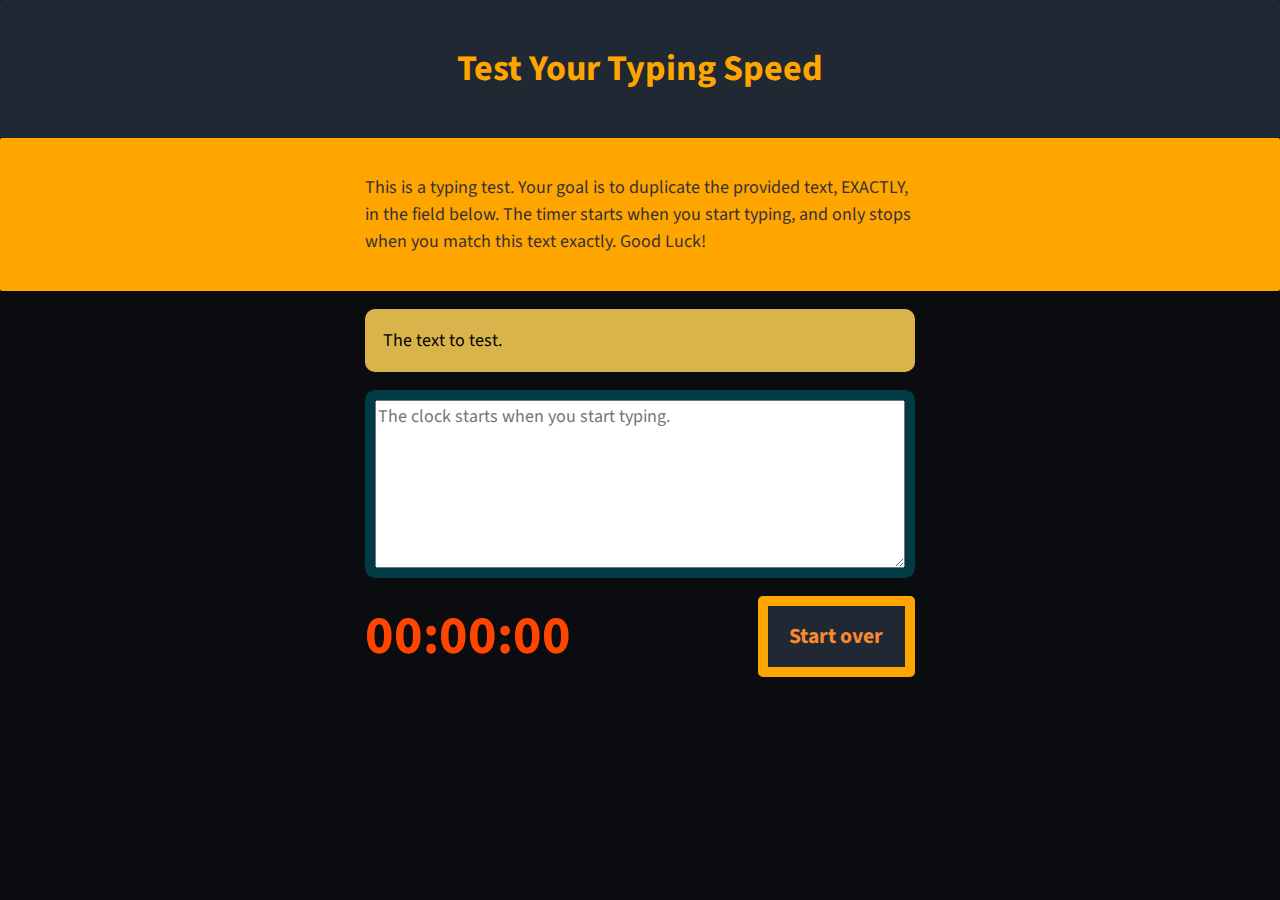
<file: index.html>
<!DOCTYPE html>
<html lang="en-US">

<head>
    <meta charset="UTF-8">
    <meta name="viewport" content="width=device-width, initial-scale=1">
    <title>JS Typing Speed Test</title>
    <script src="script.js" async></script>
    <link rel="stylesheet" href="//fonts.googleapis.com/css?family=Source+Sans+Pro:400,400i,700,700i,900,900i" type="text/css" media="all">
    <link rel="stylesheet" href="style.css">
</head>

<body>
    <header class="masthead">
        <h1>Test Your Typing Speed</h1>
    </header>
    <main class="main">
        <article class="intro">
            <p>This is a typing test. Your goal is to duplicate the provided text, EXACTLY, in the field below. The timer starts when you start typing, and only stops when you match this text exactly. Good Luck!</p>
        </article>
        <section class="test-area">
            <div id="origin-text">
                <p>The text to test.</p>
            </div>

            <div class="test-wrapper">
                <textarea id="test-area" name="textarea" rows="6" placeholder="The clock starts when you start typing."></textarea>
            </div>

            <div class="meta">
                <section id="clock">
                    <div class="timer">00:00:00</div>
                </section>

                <button id="reset">Start over</button>
            </div>
        </section>
    </main>

</body>

</html>
</file>
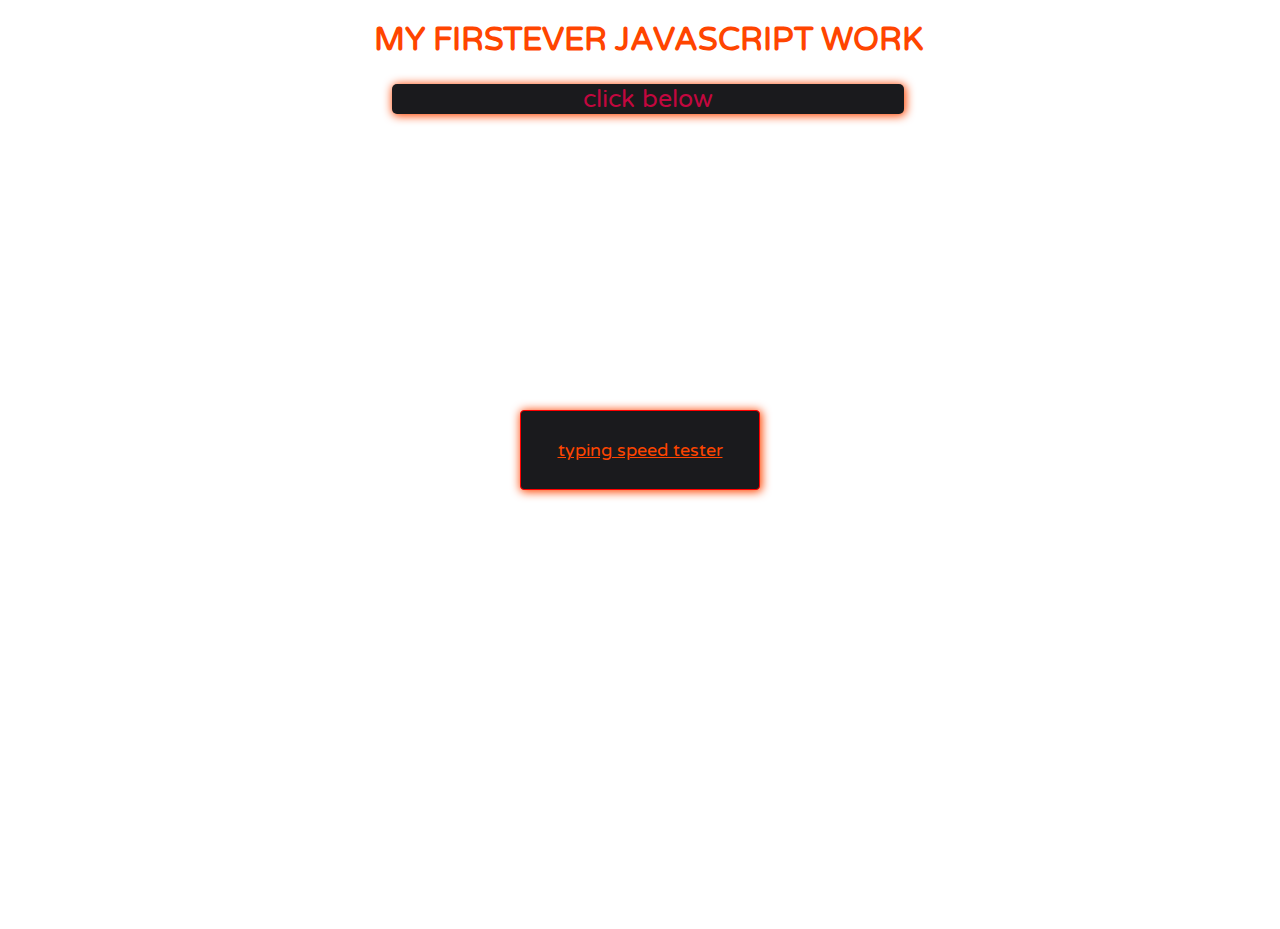
<file: index1.html>
<!DOCTYPE html>
<html lang="en" dir="ltr">
  <head>
    <meta charset="utf-8">
    <title></title>
      <link href="https://fonts.googleapis.com/css2?family=Poppins&family=Ubuntu&family=Varela+Round&display=swap" rel="stylesheet" />
    <link rel="stylesheet" href="style1.css">
  </head>
  <center>
    <body>
      <h1>  MY FIRSTEVER JAVASCRIPT WORK</h1>
      <P>click below </O>
    <div class="wrapper">
      <button type="button" name="button"><a href="index.html">typing speed tester</a></button>
    </div>
  </body>
</center>
</html>
</file>
<file: style.css>
body,
button,
input,
select,
textarea {
	font-family: 'Source Sans Pro', 'Helvetica', Arial, sans-serif;
	font-size: 18px;
	line-height: 1.5;
}

h1,
h2,
h3,
h4,
h5,
h6 {
	clear: both;
}

p {
	margin-bottom: 1.5em;
}

b,
strong {
	font-weight: bold;
}

dfn,
cite,
em,
i {
	font-style: italic;
}

blockquote {
	margin: 0 1.5em;
}

address {
	margin: 0 0 1.5em;
}

pre {
	background: #eee;
	font-family: "Courier 10 Pitch", Courier, monospace;
	font-size: 15px;
	font-size: 1.5rem;
	line-height: 1.6;
	margin-bottom: 1.6em;
	max-width: 100%;
	overflow: auto;
	padding: 1.6em;
}

code,
kbd,
tt,
var {
	font: 15px Monaco, Consolas, "Andale Mono", "DejaVu Sans Mono", monospace;
}

abbr,
acronym {
	border-bottom: 1px dotted #666;
	cursor: help;
}

mark,
ins {
	background: #fff9c0;
	text-decoration: none;
}

sup,
sub {
	font-size: 75%;
	height: 0;
	line-height: 0;
	position: relative;
	vertical-align: baseline;
}

sup {
	bottom: 1ex;
}

sub {
	top: .5ex;
}

small {
	font-size: 75%;
}

big {
	font-size: 125%;
}


body {
    margin: 0;
    padding: 0;
    background-color:#0b0c10;
}

.masthead {
    padding: 1em 2em;
    background-color: #1f2833;
    color: orange;
    border-radius: 2px;
}

.masthead h1 {
    text-align: center;
}

.intro {
    padding: 2em 2em;
    color: #363237;
    background: orange;
    border-radius: 2px;
}


.intro p,
.test-area {
    margin: 0 auto;
    max-width: 550px;
    border-radius: 5px;
}

.test-area {
    margin-bottom: 4em;
    padding: 0 2em;
}

.test-wrapper {
    border: 10px solid #003b46;
    border-radius: 10px;
}

#origin-text {
    margin: 1em 0;
    padding: 1em 1em 0;
    background-color: #d9b44a;
    border-radius: 10px;
}

#origin-text p {
    margin: 0;
    padding-bottom: 1em;
}

.test-wrapper {
    height: 200%;
    display: flex;
}

.test-wrapper textarea {
    flex: 1;
}

.meta {
    margin-top: 1em;
    display: flex;
    justify-content: space-between;
    flex-wrap: wrap;
}

.timer {
    font-size: 3em;
    font-weight: bold;
    color: orangered;
}

#reset {
    padding: .5em 1em;
    font-size: 1.2em;
    font-weight: bold;
    color: #f8892e;
    background: #1f2833;
    border: 10px solid orange;
    border-radius: 5px;
}

#reset:hover {
    color: white;
    background-color:;
}
</file>
<file: style1.css>
html,body{
width: 100%;


}
body{
  height: 100vh;
  background-image: url(https://images.wallpaperscraft.com/image/tree_horizon_minimalism_128903_1280x720.jpg);
  color:orangered;
  font-family:'varela round';

}
P{
  COLOR:#C3073F;
  BACKGROUND:#1A1A1D;
  WIDTH:40%;
  BORDER-RADIUS:5PX;
  font-size: 25PX;
   box-shadow: 1px 1px 10px 1px ORANGEred;
}
button{
  position: absolute;
  top:50%;
  left:50%;
  transform: translate(-50%, -50%);
  font-family:'varela round';

}
button{
  background: #1A1A1D;
  color: ORANGERED;
  width: 240px;
  height: 80px;
  border: 1px solid red;
  font-size: 18px;
  border-radius: 4px;
  transition: .5s;
  overflow: hidden;
 box-shadow: 1px 1px 10px 1px ORANGERED;
}
 button:focus{
   outline: none;

 }
 button:before{
   content: '';
   display: block;
   position: absolute;

   width: 60px;
   height: 100%;
   left: 0;
   top: 0;
   opacity: .5s;
   filter: blur(30px);
   transition: translate(-130px) skewX(-15deg);

 }
 button:after{
   color:black;
   content: 'g';
   display: block;
   position: absolute;
   background: #FF7F50;
   width: 30px;
   height: 100%;
   left: 30px;
   top: 0;
   opacity: 0;
   filter: blur(10px);
   transform: translate(-100px) scaleX(-15deg);
 }
 button:hover{
   background:  ORANGERED;
   cursor: pointer;
      color:black;
 }
 button:hover:before{
   transform: translate(300px) skewX(-15deg);
   opacity: .6;
   transition: .7s;
 }
 button:hover:after{
   transform: translate(300px) skewX(-15deg);
   opacity: 1;
   transition: .7s;
   color:black;
 }
a{
  color:orangered;
}
a:hover{
  color:black;s
}
</file>
